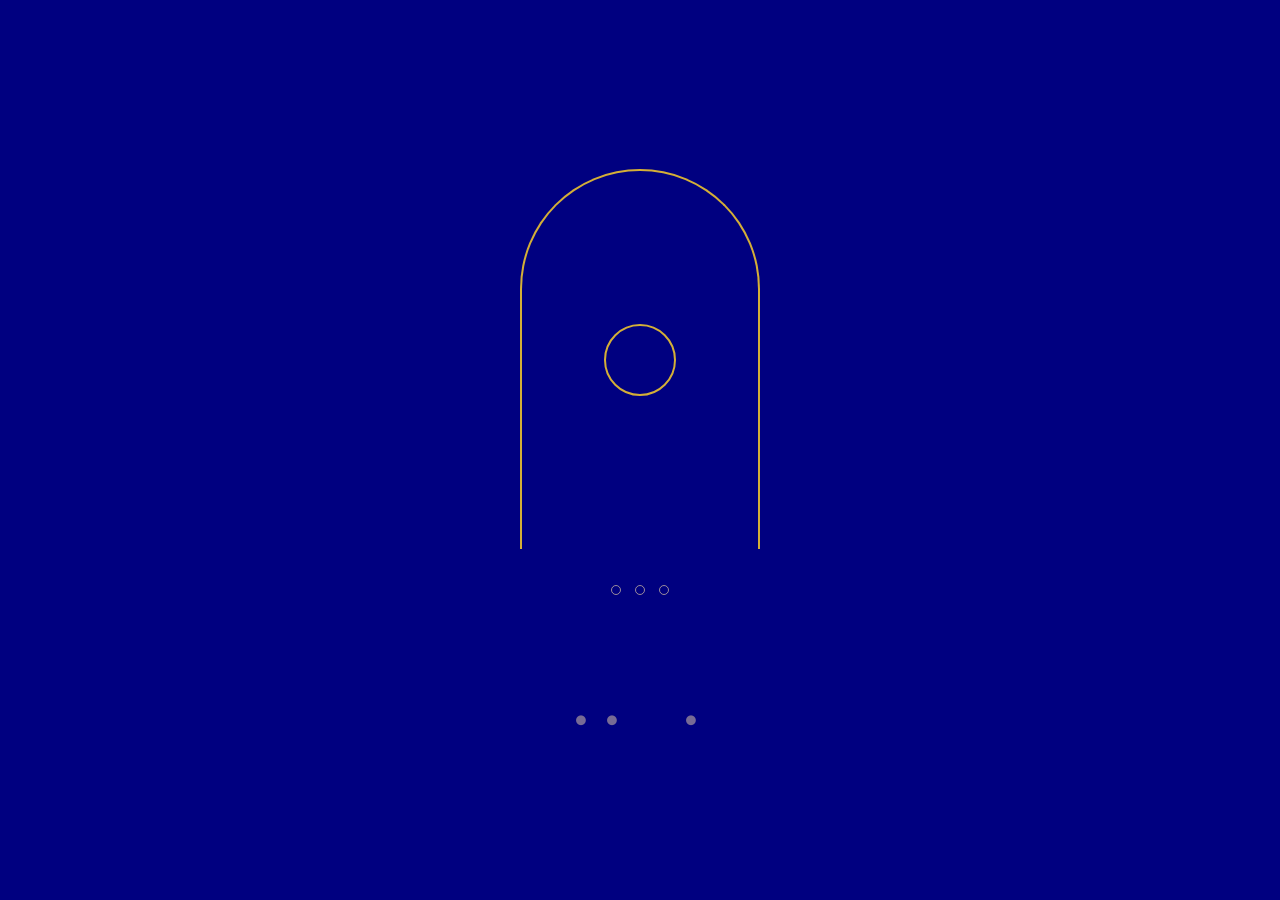
<file: index.html>
<!doctype html>
<!--
  index.html — Page d'arrivée : la porte.
  Pour entrer, il faut frapper : clic, clic, pause, clic.
-->
<html lang="fr">
<head>
  <meta charset="utf-8">
  <meta name="viewport" content="width=device-width, initial-scale=1">
  <title>La porte</title>
  <link href="https://fonts.googleapis.com/css2?family=Cormorant+Garamond:wght@500&family=Inter:wght@400;500&display=swap" rel="stylesheet">
  <link rel="stylesheet" href="css/commun.css">
  <style>
    /* Mise en page propre à la porte */
    .scene {
      min-height: 100vh; padding: 48px 16px;
      display: flex; flex-direction: column; align-items: center; justify-content: center; gap: 36px;
    }
    .porte {
      width: 240px; height: 380px; border-radius: 120px 120px 0 0;
      display: flex; align-items: center; justify-content: center;
      transition: border-color .4s, background .4s;
    }
    .porte.ouverte { border-color: var(--emeraude); background: rgba(80, 200, 120, 0.08); }
    .heurtoir {
      width: 72px; height: 72px; border-radius: 50%; padding: 0; cursor: pointer;
      border: 2px solid var(--or); background: transparent; transition: background .2s;
    }
    .heurtoir:hover { background: rgba(212, 175, 55, 0.15); }
    .entrer { font-family: 'Cormorant Garamond', serif; font-size: 24px; letter-spacing: .08em; }
    .coups { display: flex; gap: 14px; }
    .coup { width: 10px; height: 10px; border-radius: 50%; border: 1px solid var(--sable-doux); }
    .coup.frappe { background: var(--or); border-color: var(--or); }
    .message {
      margin: 0; min-height: 44px; text-align: center;
      font-family: 'Cormorant Garamond', serif; font-style: italic; font-size: 30px;
    }
    .indice { margin: 0; font-size: 13px; letter-spacing: .6em; color: rgba(216, 195, 165, 0.55); }
  </style>
</head>
<body>
  <main class="scene">
    <h1 class="invisible">La porte</h1>

    <!-- La porte : un heurtoir tant qu'elle est fermée, un lien "Entrer" une fois ouverte -->
    <div class="porte arche" id="porte">
      <button type="button" class="heurtoir" id="heurtoir" aria-label="Frapper à la porte"></button>
      <a class="bouton-or entrer" id="entrer" href="escape.html" hidden>Entrer</a>
    </div>

    <!-- Les 3 petits ronds qui se remplissent à chaque coup -->
    <div class="coups" aria-hidden="true">
      <span class="coup"></span><span class="coup"></span><span class="coup"></span>
    </div>

    <!-- La phrase qui répond au visiteur -->
    <p class="message" id="message" aria-live="polite"></p>

    <!-- L'indice discret : deux coups, une pause, un coup -->
    <p class="indice" aria-label="Indice : deux coups, une pause, un coup">● ● &nbsp;&nbsp;&nbsp; ●</p>
  </main>
  <script src="js/porte.js"></script>
</body>
</html>
</file>
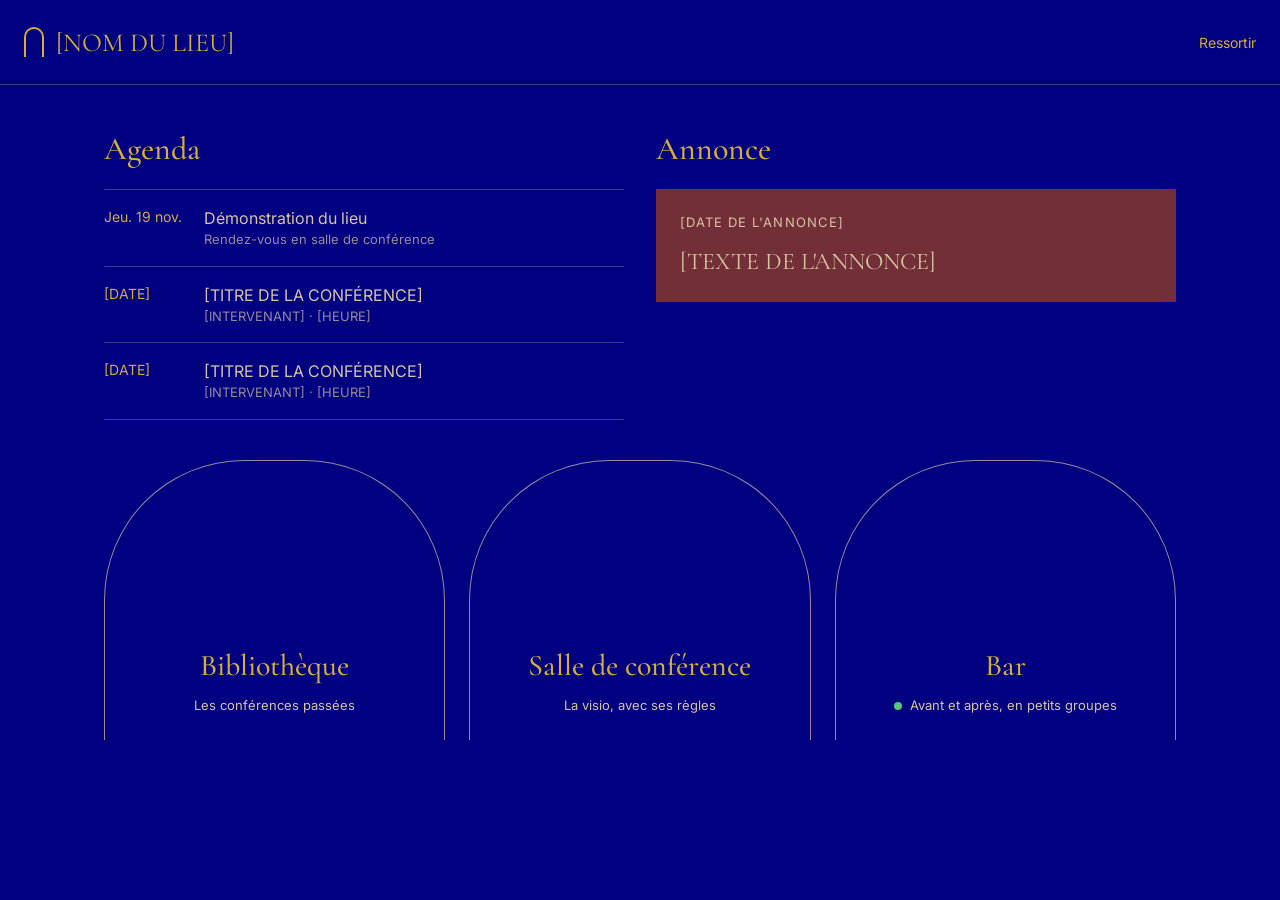
<file: accueil.html>
<!doctype html>
<!--
  accueil.html — Le hall : agenda, annonce, et les 3 portes
  (bibliothèque, salle de conférence, bar).
-->
<html lang="fr">
<head>
  <meta charset="utf-8">
  <meta name="viewport" content="width=device-width, initial-scale=1">
  <title>Accueil</title>
  <link href="https://fonts.googleapis.com/css2?family=Cormorant+Garamond:wght@500&family=Inter:wght@400;500&display=swap" rel="stylesheet">
  <link rel="stylesheet" href="css/commun.css">
  <style>
    /* L'agenda : une ligne par rendez-vous */
    .rdv { display: flex; gap: 20px; padding: 16px 0; border-top: 1px solid var(--trait); }
    .rdv:last-child { border-bottom: 1px solid var(--trait); }
    .rdv .date { min-width: 80px; font-size: 14px; color: var(--or); }
    .annonce { padding: 24px; background: var(--bordeaux); display: flex; flex-direction: column; gap: 12px; }
    .annonce p { margin: 0; font-family: 'Cormorant Garamond', serif; font-size: 24px; line-height: 1.4; }
    section h2 { font-size: 32px; margin-bottom: 16px; }

    /* Les 3 portes vers les salles */
    .portes { display: grid; grid-template-columns: repeat(auto-fit, minmax(220px, 1fr)); gap: 24px; }
    .porte-salle {
      min-height: 280px; padding: 24px; border: 1px solid var(--sable-doux); border-bottom: 0;
      border-radius: 140px 140px 0 0; color: var(--sable); text-decoration: none;
      display: flex; flex-direction: column; align-items: center; justify-content: flex-end; gap: 8px; text-align: center;
      transition: border-color .2s, background .2s;
    }
    .porte-salle:hover { border-color: var(--or); background: rgba(212, 175, 55, 0.08); color: var(--sable); }
    .porte-salle strong { font-family: 'Cormorant Garamond', serif; font-weight: 500; font-size: 30px; color: var(--or); }
    .porte-salle span { font-size: 13px; }
    .point-vert { display: inline-block; width: 8px; height: 8px; border-radius: 50%; background: var(--emeraude); margin-right: 8px; }
  </style>
</head>
<body>
  <header class="entete">
    <a class="marque" href="accueil.html"><span class="arche arche-mini" aria-hidden="true"></span><span>[NOM DU LIEU]</span></a>
    <a class="lien-nav" href="index.html">Ressortir</a>
  </header>

  <main class="contenu">
    <h1 class="invisible">Accueil</h1>

    <div class="colonnes">
      <!-- Agenda -->
      <section>
        <h2>Agenda</h2>
        <div class="rdv">
          <span class="date">Jeu. 19 nov.</span>
          <div><div>Démonstration du lieu</div><div class="discret">Rendez-vous en salle de conférence</div></div>
        </div>
        <div class="rdv">
          <span class="date">[DATE]</span>
          <div><div>[TITRE DE LA CONFÉRENCE]</div><div class="discret">[INTERVENANT] · [HEURE]</div></div>
        </div>
        <div class="rdv">
          <span class="date">[DATE]</span>
          <div><div>[TITRE DE LA CONFÉRENCE]</div><div class="discret">[INTERVENANT] · [HEURE]</div></div>
        </div>
      </section>

      <!-- Annonce -->
      <section>
        <h2>Annonce</h2>
        <div class="annonce">
          <span style="font-size: 13px; letter-spacing: .08em;">[DATE DE L'ANNONCE]</span>
          <p>[TEXTE DE L'ANNONCE]</p>
        </div>
      </section>
    </div>

    <!-- Les 3 portes -->
    <nav class="portes" aria-label="Les salles">
      <a class="porte-salle" href="bibliotheque.html"><strong>Bibliothèque</strong><span>Les conférences passées</span></a>
      <a class="porte-salle" href="conference.html"><strong>Salle de conférence</strong><span>La visio, avec ses règles</span></a>
      <a class="porte-salle" href="bar.html"><strong>Bar</strong><span><span class="point-vert" aria-hidden="true"></span>Avant et après, en petits groupes</span></a>
    </nav>
  </main>
</body>
</html>
</file>
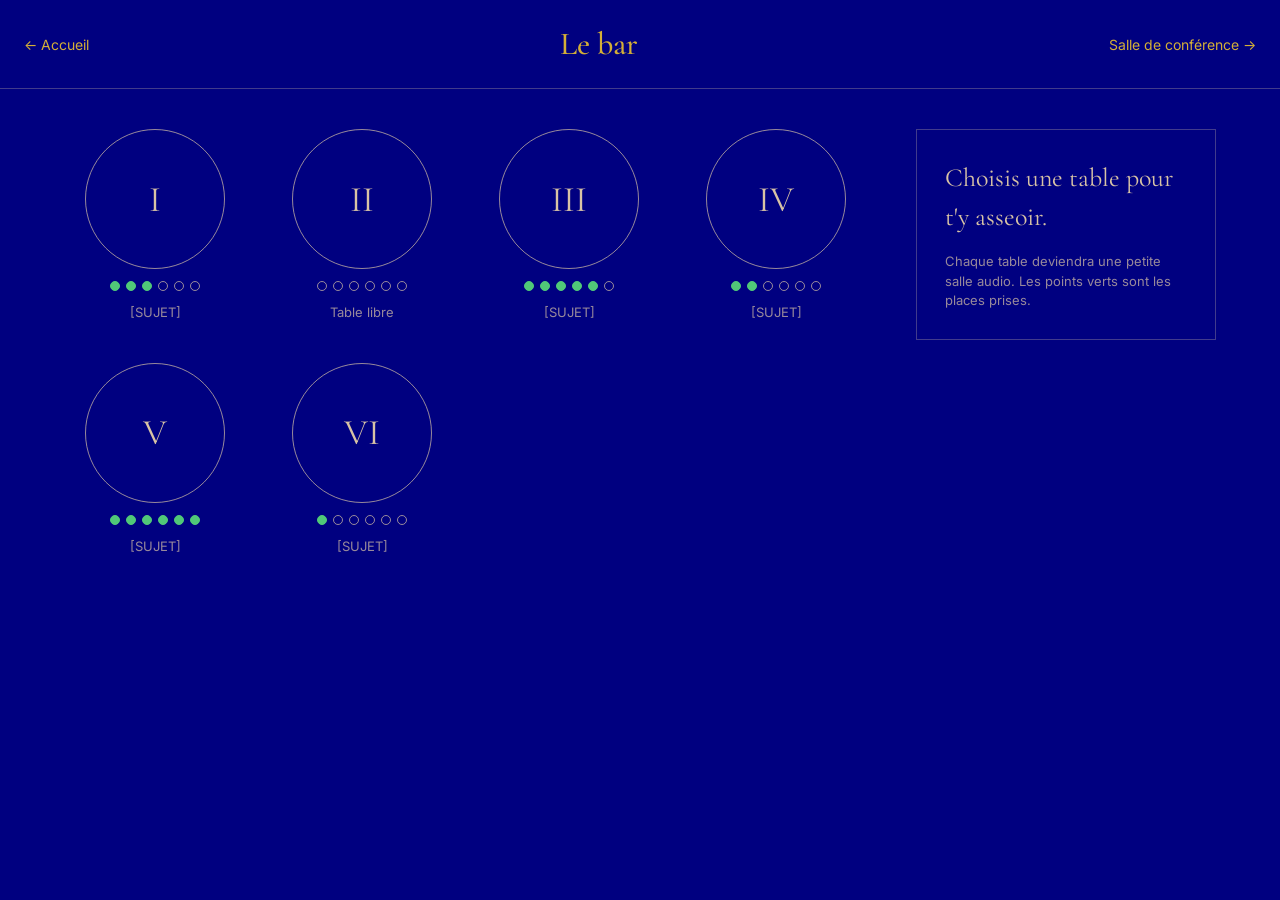
<file: bar.html>
<!doctype html>
<!--
  bar.html — Le bar : des tables rondes cliquables.
  Pour la démo, les tables ne sont pas encore reliées à la visio :
  on montre le principe (choisir une table, s'asseoir, se lever).
-->
<html lang="fr">
<head>
  <meta charset="utf-8">
  <meta name="viewport" content="width=device-width, initial-scale=1">
  <title>Le bar</title>
  <link href="https://fonts.googleapis.com/css2?family=Cormorant+Garamond:wght@500&family=Inter:wght@400;500&display=swap" rel="stylesheet">
  <link rel="stylesheet" href="css/commun.css">
  <style>
    .salle-bar { max-width: 1200px; margin: 0 auto; padding: 40px 24px; display: flex; flex-wrap: wrap; gap: 48px; }
    .tables { flex: 999 1 560px; min-width: 0; display: grid; grid-template-columns: repeat(auto-fill, minmax(180px, 1fr)); gap: 40px 24px; }
    .place-table { display: flex; flex-direction: column; align-items: center; gap: 12px; }
    .table {
      width: 140px; height: 140px; border-radius: 50%; cursor: pointer;
      font-family: 'Cormorant Garamond', serif; font-size: 36px;
      background: transparent; color: var(--sable); border: 1px solid var(--sable-doux);
      transition: border-color .2s, background .2s;
    }
    .table:hover { border-color: var(--or); }
    .table.choisie { border: 2px solid var(--or); color: var(--or); background: rgba(212, 175, 55, 0.15); }
    .sieges { display: flex; gap: 6px; }
    .siege { width: 10px; height: 10px; border-radius: 50%; border: 1px solid var(--sable-doux); }
    .siege.pris { background: var(--emeraude); border-color: var(--emeraude); }
    .panneau {
      flex: 1 1 300px; align-self: flex-start; padding: 28px; border: 1px solid var(--trait);
      display: flex; flex-direction: column; gap: 16px;
    }
    .panneau .grand { font-family: 'Cormorant Garamond', serif; font-size: 44px; line-height: 1; color: var(--or); }
    .gens { margin: 0; padding: 0; list-style: none; display: flex; flex-direction: column; gap: 10px; }
    .gens li { display: flex; align-items: center; gap: 12px; }
    .pastille { width: 32px; height: 32px; border-radius: 50%; background: var(--bordeaux); display: inline-flex; align-items: center; justify-content: center; font-size: 13px; }
    .assis { margin: 0; padding: 12px 16px; background: rgba(80, 200, 120, 0.12); border: 1px solid var(--emeraude); font-size: 14px; }
  </style>
</head>
<body>
  <header class="entete">
    <a class="lien-nav" href="accueil.html">← Accueil</a>
    <h1>Le bar</h1>
    <a class="lien-nav" href="conference.html">Salle de conférence →</a>
  </header>

  <div class="salle-bar">
    <!-- Les tables sont fabriquées par bar.js -->
    <section class="tables" id="tables" aria-label="Les tables"></section>

    <!-- Le panneau de droite : ce qui se passe à la table choisie -->
    <aside class="panneau" id="panneau" aria-live="polite">
      <p style="margin: 0; font-family: 'Cormorant Garamond', serif; font-size: 26px;">Choisis une table pour t'y asseoir.</p>
      <p class="discret" style="margin: 0;">Chaque table deviendra une petite salle audio. Les points verts sont les places prises.</p>
    </aside>
  </div>
  <script src="js/bar.js"></script>
</body>
</html>
</file>
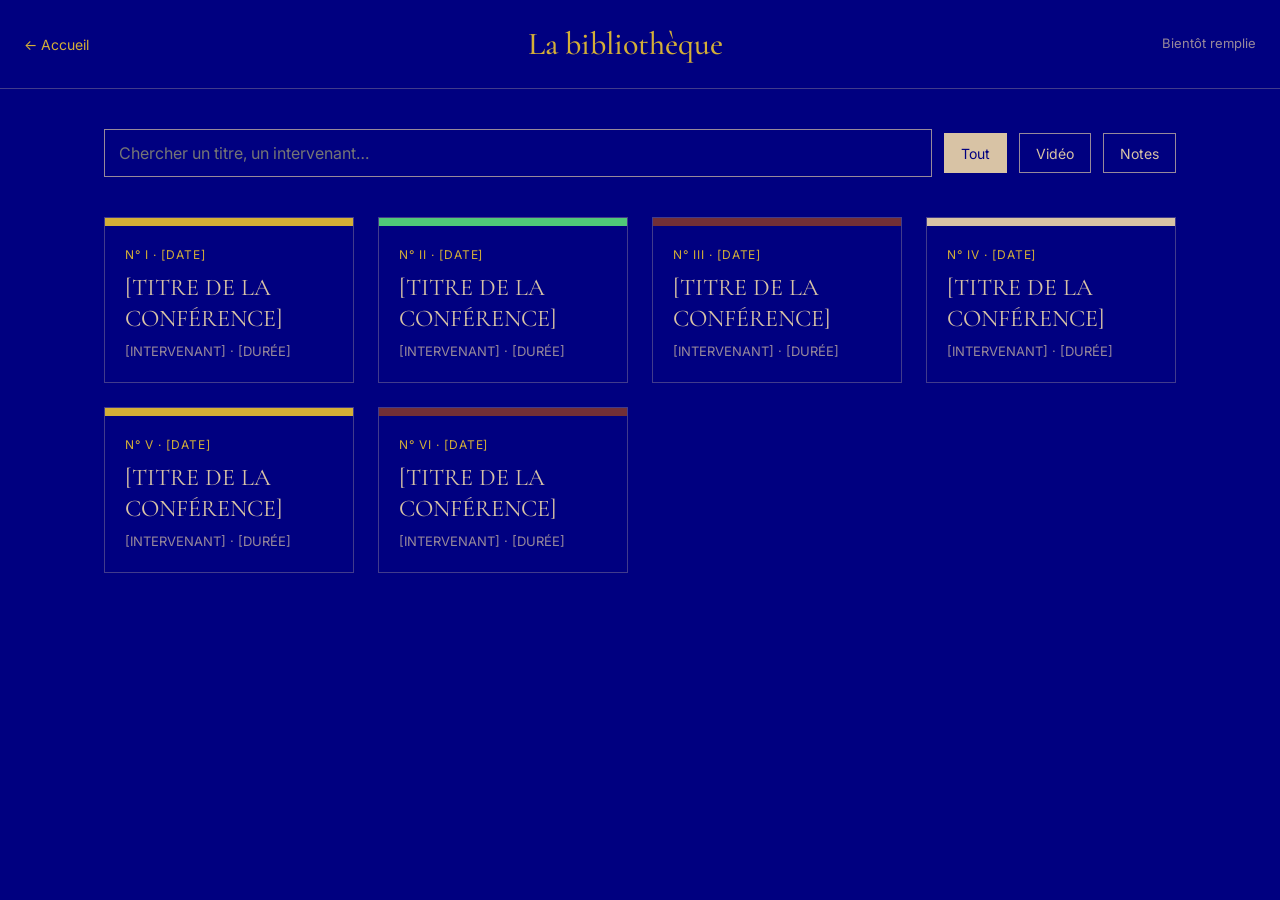
<file: bibliotheque.html>
<!doctype html>
<!--
  bibliotheque.html — Les conférences passées, rangées comme des livres.
  Pour la démo : des emplacements vides, à remplir plus tard.
-->
<html lang="fr">
<head>
  <meta charset="utf-8">
  <meta name="viewport" content="width=device-width, initial-scale=1">
  <title>Bibliothèque</title>
  <link href="https://fonts.googleapis.com/css2?family=Cormorant+Garamond:wght@500&family=Inter:wght@400;500&display=swap" rel="stylesheet">
  <link rel="stylesheet" href="css/commun.css">
  <style>
    .recherche { display: flex; flex-wrap: wrap; gap: 12px; align-items: center; }
    .recherche input { flex: 1 1 280px; }
    .filtre { display: inline-flex; align-items: center; min-height: 40px; padding: 0 16px; border: 1px solid var(--sable-doux); font-size: 14px; }
    .filtre.actif { background: var(--sable); color: var(--marine); border-color: var(--sable); }
    .rayon { display: grid; grid-template-columns: repeat(auto-fill, minmax(240px, 1fr)); gap: 24px; }
    .livre { border: 1px solid var(--trait); display: flex; flex-direction: column; }
    .livre .bande { height: 8px; }
    .livre .infos { padding: 20px; display: flex; flex-direction: column; gap: 8px; }
    .livre .numero { font-size: 12px; letter-spacing: .08em; color: var(--or); }
    .livre .titre { font-family: 'Cormorant Garamond', serif; font-size: 24px; line-height: 1.3; }
  </style>
</head>
<body>
  <header class="entete">
    <a class="lien-nav" href="accueil.html">← Accueil</a>
    <h1>La bibliothèque</h1>
    <span class="discret">Bientôt remplie</span>
  </header>

  <main class="contenu">
    <div class="recherche">
      <label for="cherche" class="invisible">Chercher une conférence</label>
      <input type="search" id="cherche" placeholder="Chercher un titre, un intervenant…">
      <span class="filtre actif">Tout</span>
      <span class="filtre">Vidéo</span>
      <span class="filtre">Notes</span>
    </div>

    <!-- Les "livres" : une carte par conférence passée -->
    <div class="rayon">
      <article class="livre"><div class="bande" style="background: var(--or);"></div><div class="infos"><span class="numero">N° I · [DATE]</span><span class="titre">[TITRE DE LA CONFÉRENCE]</span><span class="discret">[INTERVENANT] · [DURÉE]</span></div></article>
      <article class="livre"><div class="bande" style="background: var(--emeraude);"></div><div class="infos"><span class="numero">N° II · [DATE]</span><span class="titre">[TITRE DE LA CONFÉRENCE]</span><span class="discret">[INTERVENANT] · [DURÉE]</span></div></article>
      <article class="livre"><div class="bande" style="background: var(--bordeaux);"></div><div class="infos"><span class="numero">N° III · [DATE]</span><span class="titre">[TITRE DE LA CONFÉRENCE]</span><span class="discret">[INTERVENANT] · [DURÉE]</span></div></article>
      <article class="livre"><div class="bande" style="background: var(--sable);"></div><div class="infos"><span class="numero">N° IV · [DATE]</span><span class="titre">[TITRE DE LA CONFÉRENCE]</span><span class="discret">[INTERVENANT] · [DURÉE]</span></div></article>
      <article class="livre"><div class="bande" style="background: var(--or);"></div><div class="infos"><span class="numero">N° V · [DATE]</span><span class="titre">[TITRE DE LA CONFÉRENCE]</span><span class="discret">[INTERVENANT] · [DURÉE]</span></div></article>
      <article class="livre"><div class="bande" style="background: var(--bordeaux);"></div><div class="infos"><span class="numero">N° VI · [DATE]</span><span class="titre">[TITRE DE LA CONFÉRENCE]</span><span class="discret">[INTERVENANT] · [DURÉE]</span></div></article>
    </div>
  </main>
</body>
</html>
</file>
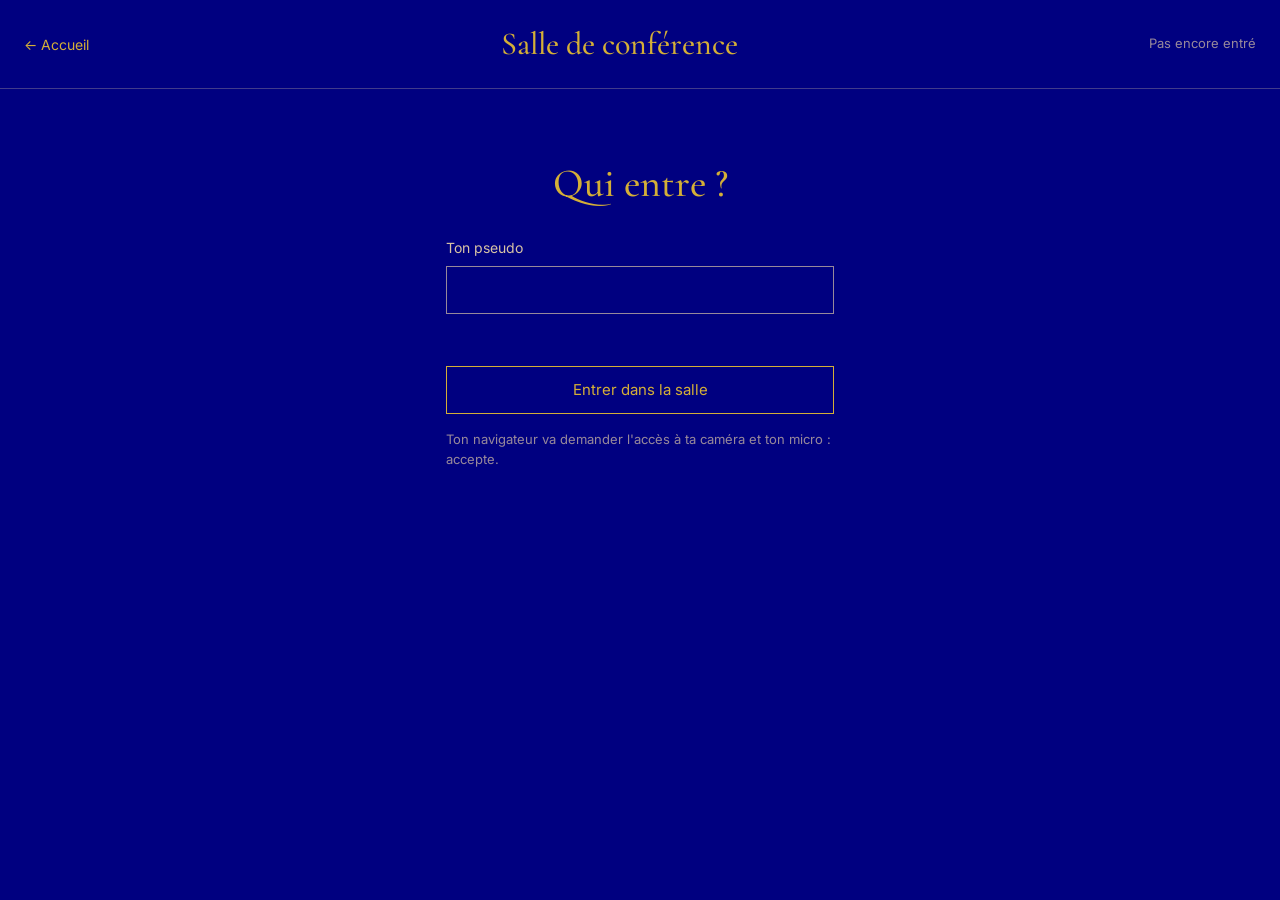
<file: conference.html>
<!doctype html>
<!--
  conference.html — La salle de conférence.
  La visio Jitsi est intégrée dans la page, et nos règles sont autour
  (modes de parole, main levée, temps de parole).
  Tout le monde arrive dans la MÊME salle (nom fixé dans js/conference.js).
-->
<html lang="fr">
<head>
  <meta charset="utf-8">
  <meta name="viewport" content="width=device-width, initial-scale=1">
  <title>Salle de conférence</title>
  <link href="https://fonts.googleapis.com/css2?family=Cormorant+Garamond:wght@500&family=Inter:wght@400;500&display=swap" rel="stylesheet">
  <link rel="stylesheet" href="css/commun.css">
  <style>
    /* Écran d'entrée : choisir son pseudo */
    .entree { max-width: 420px; margin: 64px auto; padding: 0 16px; display: flex; flex-direction: column; gap: 24px; }
    .entree h2 { font-size: 40px; text-align: center; }
    .entree form { display: flex; flex-direction: column; gap: 16px; }
    .erreur { margin: 0; min-height: 20px; font-size: 14px; }

    /* La salle : visio à gauche, règles à droite (empilées sur téléphone) */
    .salle { display: flex; flex-wrap: wrap; gap: 24px; padding: 24px; }
    .zone-visio { flex: 999 1 560px; min-width: 0; display: flex; flex-direction: column; gap: 12px; }
    #visio { height: 70vh; min-height: 420px; border: 1px solid var(--or); }
    #visio iframe { width: 100%; height: 100%; border: 0; }
    .barre-actions { display: flex; flex-wrap: wrap; gap: 12px; }

    .panneau { flex: 1 1 300px; align-self: flex-start; padding: 20px; border: 1px solid var(--trait); display: flex; flex-direction: column; gap: 16px; }
    .panneau h2 { font-size: 28px; }
    .panneau h3 { font-size: 22px; }
    .modes { border: 0; padding: 0; margin: 0; display: flex; flex-direction: column; gap: 8px; }
    .modes legend { font-size: 14px; margin-bottom: 8px; }
    .mode { flex-direction: row; align-items: flex-start; gap: 12px; padding: 12px; border: 1px solid var(--trait); cursor: pointer; }
    .mode strong { display: block; color: var(--or); font-weight: 500; }
    .mode span { font-size: 13px; line-height: 1.5; }
    .mode:has(input:checked) { border-color: var(--or); background: rgba(212, 175, 55, 0.12); }
    .regle input { width: 100px; }
    .alerte { margin: 0; min-height: 20px; font-size: 14px; color: var(--or); }
    .journal { margin: 0; padding: 0; list-style: none; font-size: 13px; line-height: 1.6; max-height: 180px; overflow-y: auto; }
  </style>
</head>
<body>
  <header class="entete">
    <a class="lien-nav" href="accueil.html">← Accueil</a>
    <h1>Salle de conférence</h1>
    <span class="discret" id="statut">Pas encore entré</span>
  </header>

  <!-- Écran d'entrée -->
  <section class="entree" id="ecran-entree">
    <h2>Qui entre ?</h2>
    <form id="form-entree">
      <label>Ton pseudo
        <input type="text" id="champ-pseudo" autocomplete="nickname" maxlength="40">
      </label>
      <p class="erreur" id="erreur-entree" aria-live="polite"></p>
      <button type="submit" class="bouton-or">Entrer dans la salle</button>
      <p class="discret" style="margin: 0;">Ton navigateur va demander l'accès à ta caméra et ton micro : accepte.</p>
    </form>
  </section>

  <!-- La salle -->
  <main class="salle" id="ecran-salle" hidden>
    <section class="zone-visio">
      <div id="visio"></div>
      <div class="barre-actions">
        <button type="button" class="bouton" id="btn-main">Lever la main</button>
        <a class="bouton" href="bar.html">Sortir au bar</a>
        <button type="button" class="bouton bordeaux" id="btn-quitter">Quitter</button>
      </div>
      <p class="discret" style="margin: 0;">Problème d'affichage ? <a id="lien-direct" href="#" target="_blank" rel="noopener">Ouvrir la visio dans un nouvel onglet</a></p>
    </section>

    <aside class="panneau">
      <h2>Règles de la salle</h2>
      <fieldset class="modes">
        <legend>Mode de parole</legend>
        <label class="mode"><input type="radio" name="mode" value="conference" checked>
          <span><strong>Conférence</strong> Seul l'intervenant parle. Tous les micros sont coupés.</span></label>
        <label class="mode"><input type="radio" name="mode" value="debat">
          <span><strong>Débat</strong> On lève la main pour demander la parole.</span></label>
        <label class="mode"><input type="radio" name="mode" value="libre">
          <span><strong>Cercle libre</strong> Chacun ouvre son micro quand il veut.</span></label>
      </fieldset>

      <div class="regle">
        <label for="champ-temps">Temps de parole max (minutes, 0 = illimité)</label>
        <input type="number" id="champ-temps" min="0" max="30" value="3">
      </div>
      <p class="alerte" id="alerte-temps" aria-live="polite"></p>

      <h3>Dans la salle</h3>
      <ul class="journal" id="journal"></ul>
    </aside>
  </main>

  <script src="js/conference.js"></script>
</body>
</html>
</file>
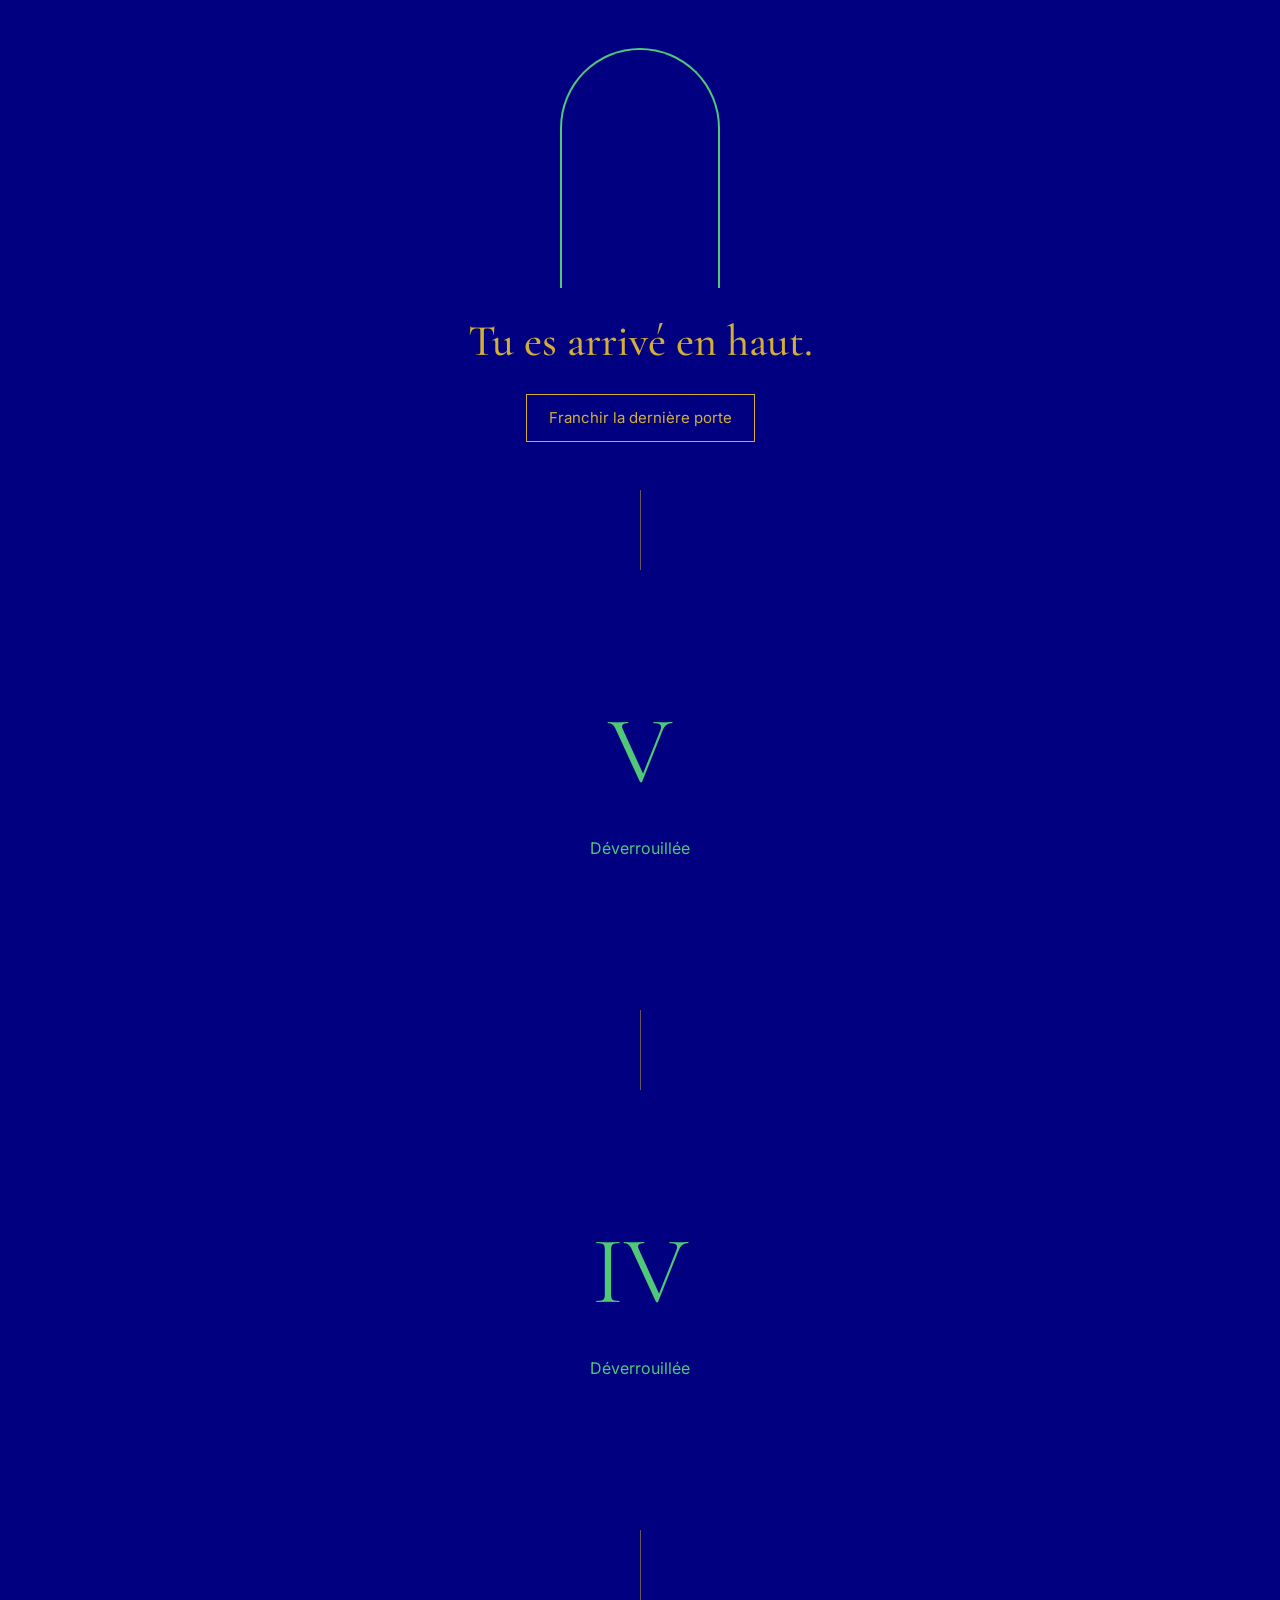
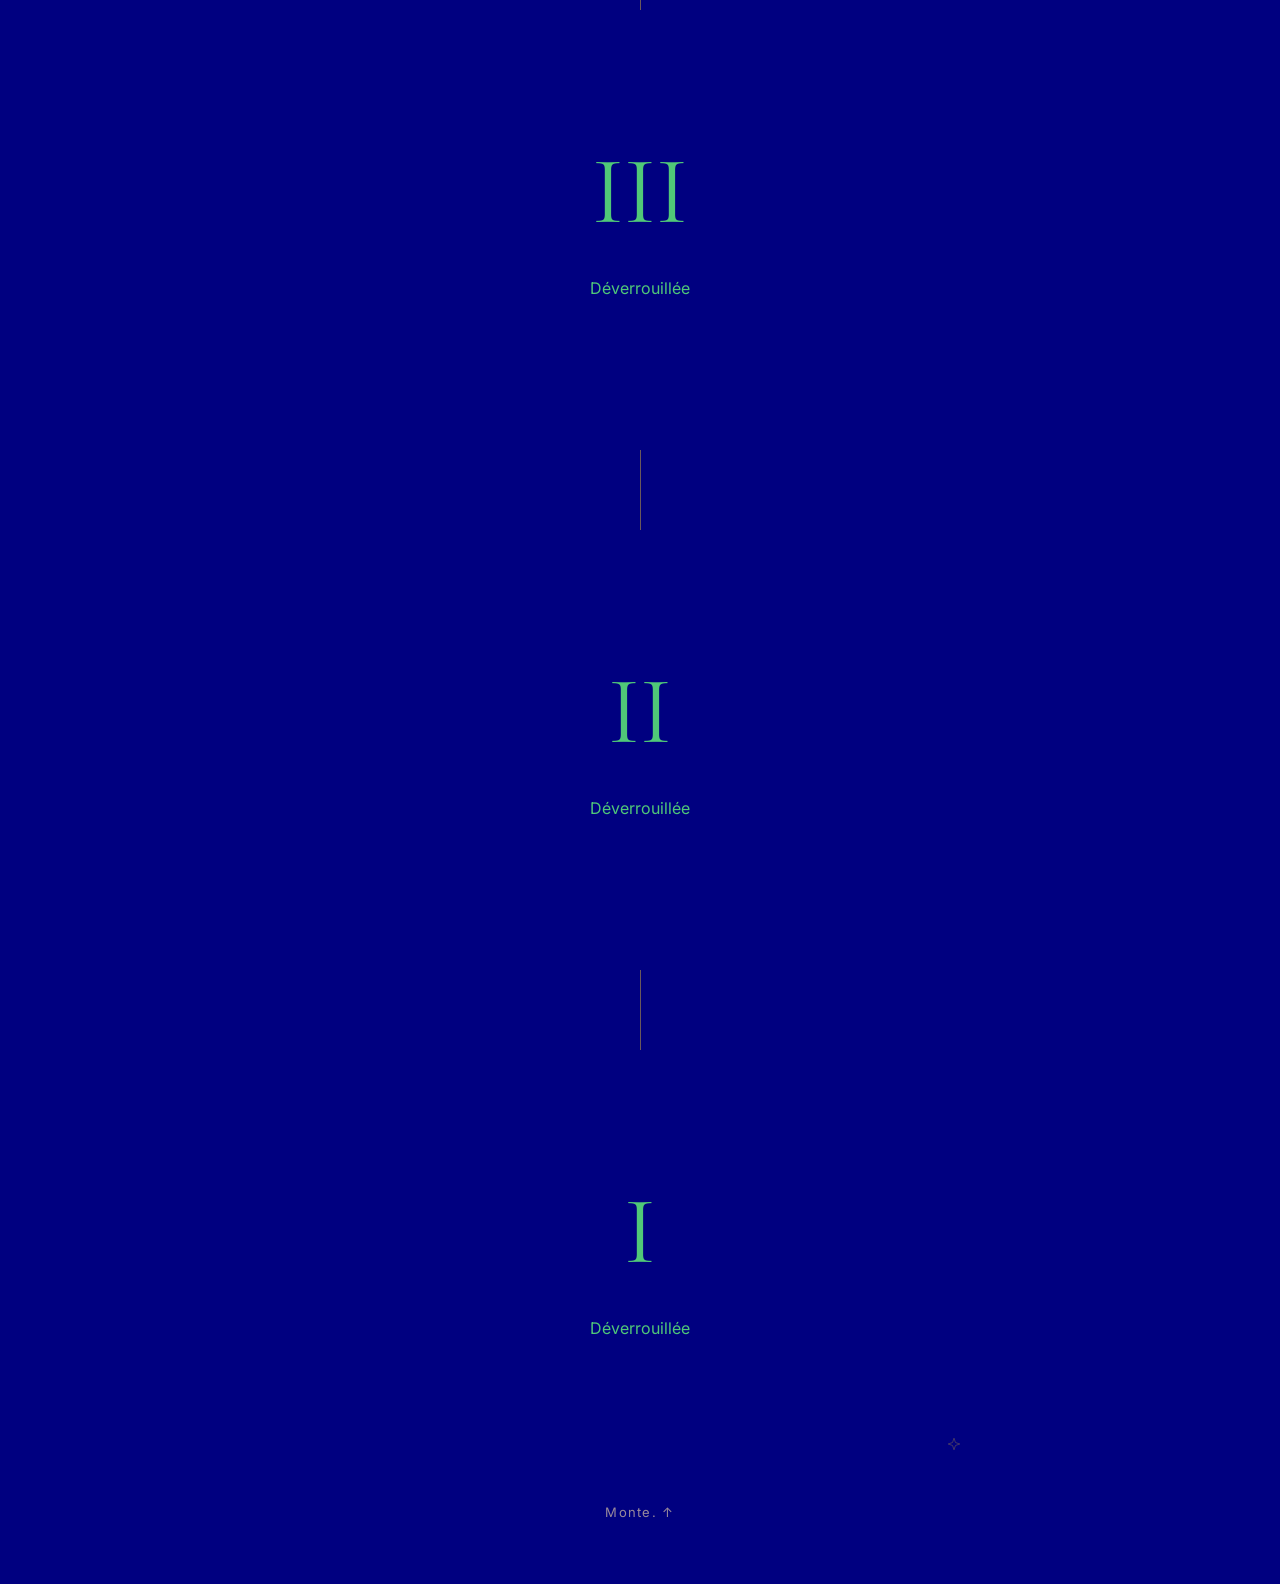
<file: escape.html>
<!doctype html>
<!--
  escape.html — L'épreuve : 5 étapes à gravir, de bas en haut.
  On arrive tout en bas (étape I). Chaque énigme résolue débloque l'étape du dessus.
  En haut : la dernière porte, qui mène à l'accueil.
  Raccourci caché pour les habitués : la petite étoile dans l'étape I.
-->
<html lang="fr">
<head>
  <meta charset="utf-8">
  <meta name="viewport" content="width=device-width, initial-scale=1">
  <title>L'épreuve</title>
  <link href="https://fonts.googleapis.com/css2?family=Cormorant+Garamond:wght@500&family=Inter:wght@400;500&display=swap" rel="stylesheet">
  <link rel="stylesheet" href="css/commun.css">
  <style>
    /* Mise en page de l'épreuve */
    .montee { display: flex; flex-direction: column; align-items: center; }
    .etape, .porte-finale {
      position: relative; width: 100%; max-width: 720px; min-height: 440px; padding: 48px 16px;
      display: flex; flex-direction: column; align-items: center; justify-content: center; gap: 20px; text-align: center;
    }
    .corde { width: 1px; height: 80px; background: rgba(212, 175, 55, 0.5); }
    .chiffre { font-family: 'Cormorant Garamond', serif; font-size: 96px; line-height: 1; }
    .enigme-texte { margin: 0; max-width: 520px; font-family: 'Cormorant Garamond', serif; font-size: 26px; line-height: 1.4; }
    .reponse { display: flex; flex-wrap: wrap; gap: 12px; justify-content: center; }
    .reponse input { width: 260px; }
    .erreur { margin: 0; min-height: 20px; font-size: 14px; }

    /* Ce qu'on montre selon l'état de l'étape */
    .etape .bloc-verrou, .etape .bloc-enigme, .etape .bloc-ok { display: none; }
    .etape.verrouillee .bloc-verrou,
    .etape.courante .bloc-enigme,
    .etape.resolue .bloc-ok { display: flex; flex-direction: column; align-items: center; gap: 16px; }
    .etape.verrouillee .chiffre { color: rgba(216, 195, 165, 0.4); }
    .etape.courante .chiffre { color: var(--or); }
    .etape.resolue .chiffre, .bloc-ok { color: var(--emeraude); }

    /* La dernière porte, fermée puis ouverte */
    .grande-arche { width: 160px; height: 240px; border-radius: 80px 80px 0 0; }
    .porte-finale .si-ouverte { display: none; }
    .porte-finale.ouverte .si-ouverte { display: flex; flex-direction: column; align-items: center; gap: 20px; }
    .porte-finale.ouverte .si-fermee { display: none; }
    .porte-finale .si-fermee { display: flex; flex-direction: column; align-items: center; gap: 20px; }
    .porte-finale .si-fermee .grande-arche { border: 1px dashed var(--trait); border-bottom: 0; }
    .porte-finale.ouverte .grande-arche { border-color: var(--emeraude); }
    .porte-finale h2 { font-size: 44px; }

    /* L'étoile cachée : presque invisible, elle s'éclaire au survol */
    .etoile {
      position: absolute; right: 24px; bottom: 24px; width: 44px; height: 44px;
      display: inline-flex; align-items: center; justify-content: center; opacity: .35; transition: opacity .3s;
    }
    .etoile:hover, .etoile:focus-visible { opacity: 1; }
  </style>
</head>
<body>
  <main class="montee">
    <h1 class="invisible">L'épreuve</h1>

    <!-- Tout en haut : la dernière porte -->
    <section class="porte-finale" id="porte-finale">
      <div class="si-fermee">
        <div class="grande-arche"></div>
        <p class="discret">La dernière porte est encore scellée.</p>
      </div>
      <div class="si-ouverte">
        <div class="grande-arche arche"></div>
        <h2>Tu es arrivé en haut.</h2>
        <a class="bouton-or" href="accueil.html">Franchir la dernière porte</a>
      </div>
    </section>

    <!-- Les 5 étapes sont fabriquées par escape.js, de V (en haut) à I (en bas) -->
    <div id="etapes" class="montee" style="width: 100%;"></div>

    <p class="discret" style="padding: 0 16px 48px; letter-spacing: .1em;">Monte. ↑</p>
  </main>
  <script src="js/escape.js"></script>
</body>
</html>
</file>
<file: css/commun.css>
/*
  commun.css — L'apparence partagée par toutes les pages du site.
  Palette : marine (fond), or (symboles, actions), émeraude (débloqué, présent),
  bordeaux (accent), sable (texte).
*/

/* ---------- Couleurs de la palette ---------- */
:root {
  --or: #D4AF37;
  --marine: #000080;
  --emeraude: #50C878;
  --bordeaux: #722F37;
  --sable: #D8C3A5;
  --sable-doux: rgba(216, 195, 165, 0.7);
  --trait: rgba(216, 195, 165, 0.3);
}

/* ---------- Base ---------- */
* { box-sizing: border-box; }
body {
  margin: 0;
  min-height: 100vh;
  background: var(--marine);
  color: var(--sable);
  font-family: Inter, sans-serif;
  font-size: 16px;
  line-height: 1.5;
}
h1, h2, h3 { font-family: 'Cormorant Garamond', serif; font-weight: 500; color: var(--or); margin: 0; }
a { color: var(--or); }
a:hover { color: var(--sable); }
[hidden] { display: none !important; }
button:focus-visible, input:focus-visible, a:focus-visible { outline: 2px solid var(--sable); outline-offset: 4px; }

/* Texte lu seulement par les lecteurs d'écran */
.invisible {
  position: absolute; width: 1px; height: 1px; overflow: hidden; clip: rect(0 0 0 0);
}

/* ---------- L'arche : le symbole du lieu ---------- */
.arche {
  border: 2px solid var(--or);
  border-bottom: 0;
}
.arche-mini { width: 20px; height: 30px; border-radius: 10px 10px 0 0; }

/* ---------- En-tête des pages membres ---------- */
.entete {
  display: flex; flex-wrap: wrap; align-items: center; justify-content: space-between;
  gap: 16px; padding: 20px 24px; border-bottom: 1px solid var(--trait);
}
.entete h1 { font-size: 32px; }
.entete .lien-nav {
  display: inline-flex; align-items: center; min-height: 44px;
  font-size: 14px; text-decoration: none;
}
.marque { display: flex; align-items: center; gap: 12px; text-decoration: none; }
.marque span { font-family: 'Cormorant Garamond', serif; font-size: 26px; color: var(--or); }

/* ---------- Boutons ---------- */
.bouton, .bouton-or {
  display: inline-flex; align-items: center; justify-content: center;
  min-height: 48px; padding: 0 22px; cursor: pointer; text-decoration: none;
  font: inherit; font-size: 15px; background: transparent;
  border: 1px solid var(--sable-doux); color: var(--sable);
  transition: background .2s, color .2s;
}
.bouton-or { border-color: var(--or); color: var(--or); }
.bouton:hover, .bouton-or:hover { background: var(--or); color: var(--marine); border-color: var(--or); }
.bouton.actif { background: var(--or); color: var(--marine); border-color: var(--or); }
.bouton.bordeaux { background: var(--bordeaux); border-color: var(--bordeaux); color: var(--sable); }

/* ---------- Champs de formulaire ---------- */
label { display: flex; flex-direction: column; gap: 8px; font-size: 14px; }
input[type="text"], input[type="number"], input[type="search"] {
  min-height: 48px; padding: 0 14px; font: inherit;
  background: transparent; color: var(--sable); border: 1px solid var(--sable-doux);
}

/* ---------- Contenu centré des pages membres ---------- */
.contenu { max-width: 1120px; margin: 0 auto; padding: 40px 24px; display: flex; flex-direction: column; gap: 40px; }
.colonnes { display: grid; grid-template-columns: repeat(auto-fit, minmax(300px, 1fr)); gap: 32px; }
.discret { color: var(--sable-doux); font-size: 13px; }
</file>
